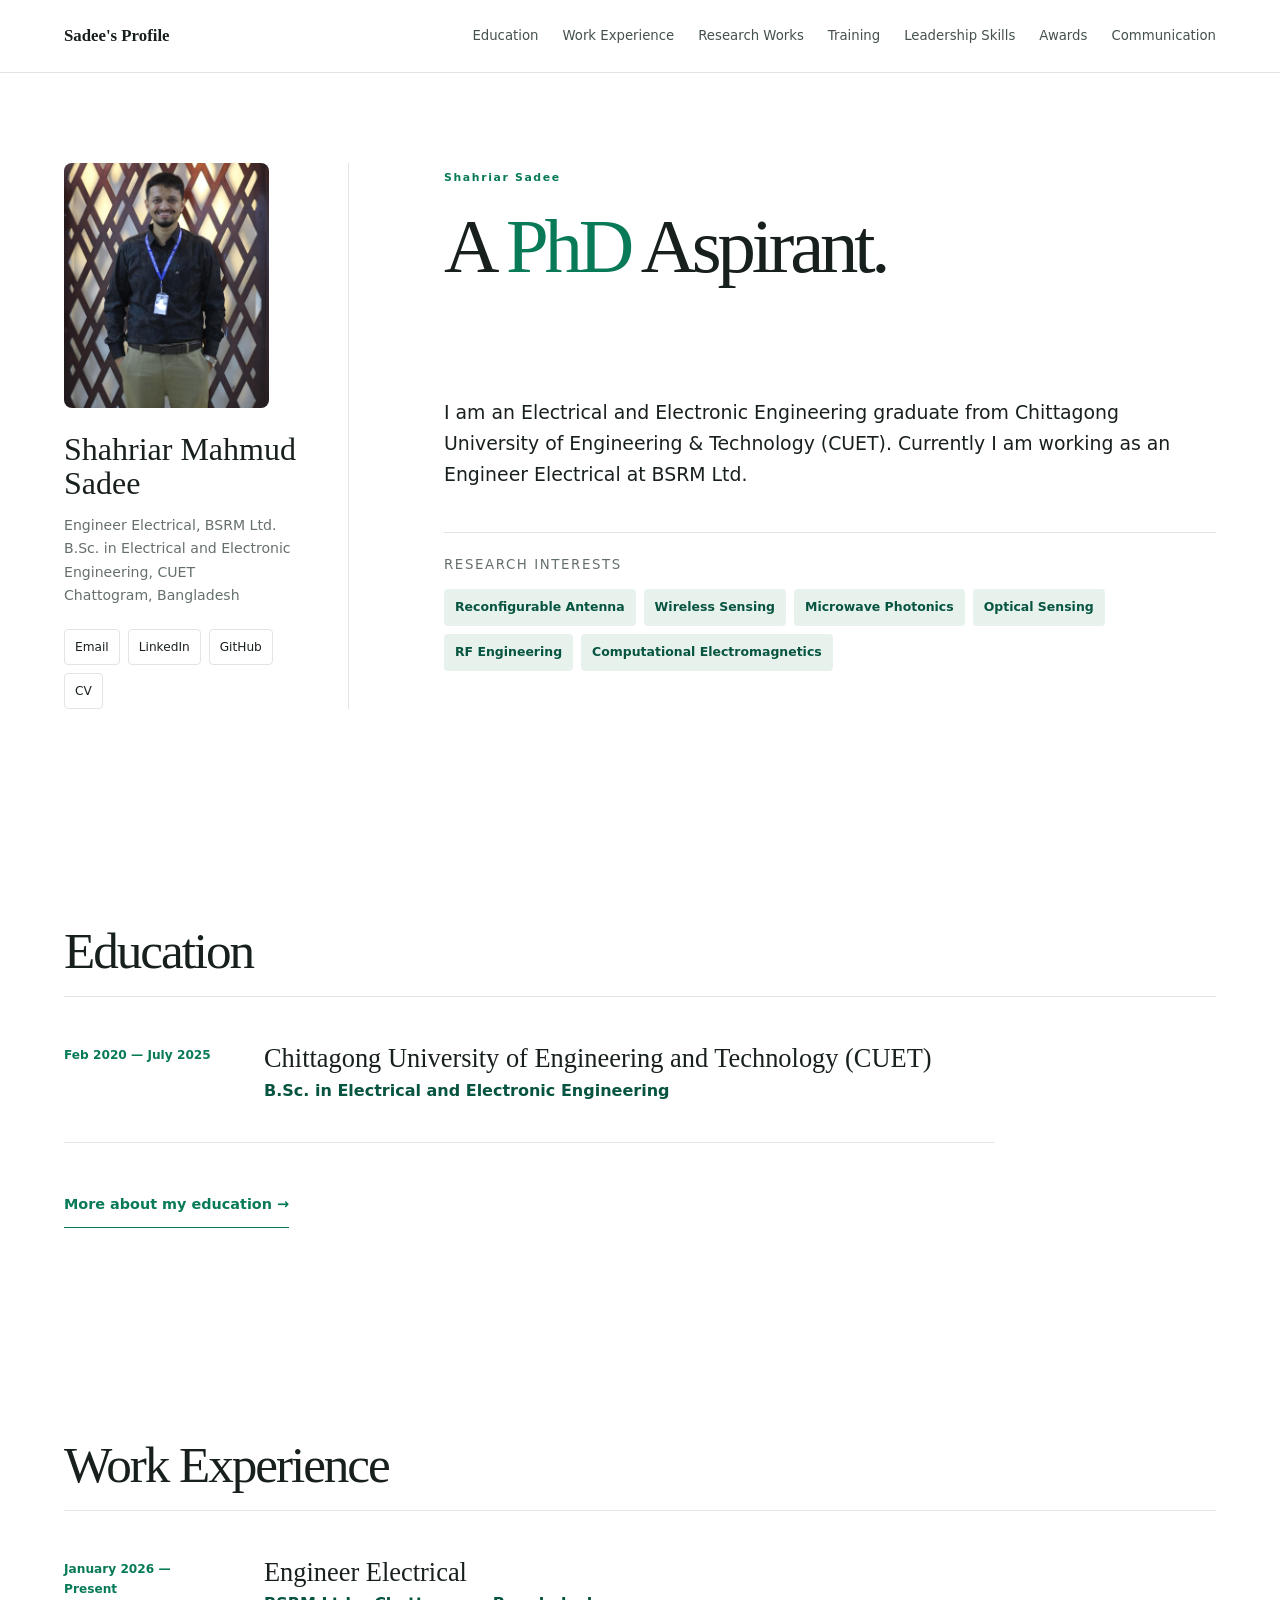
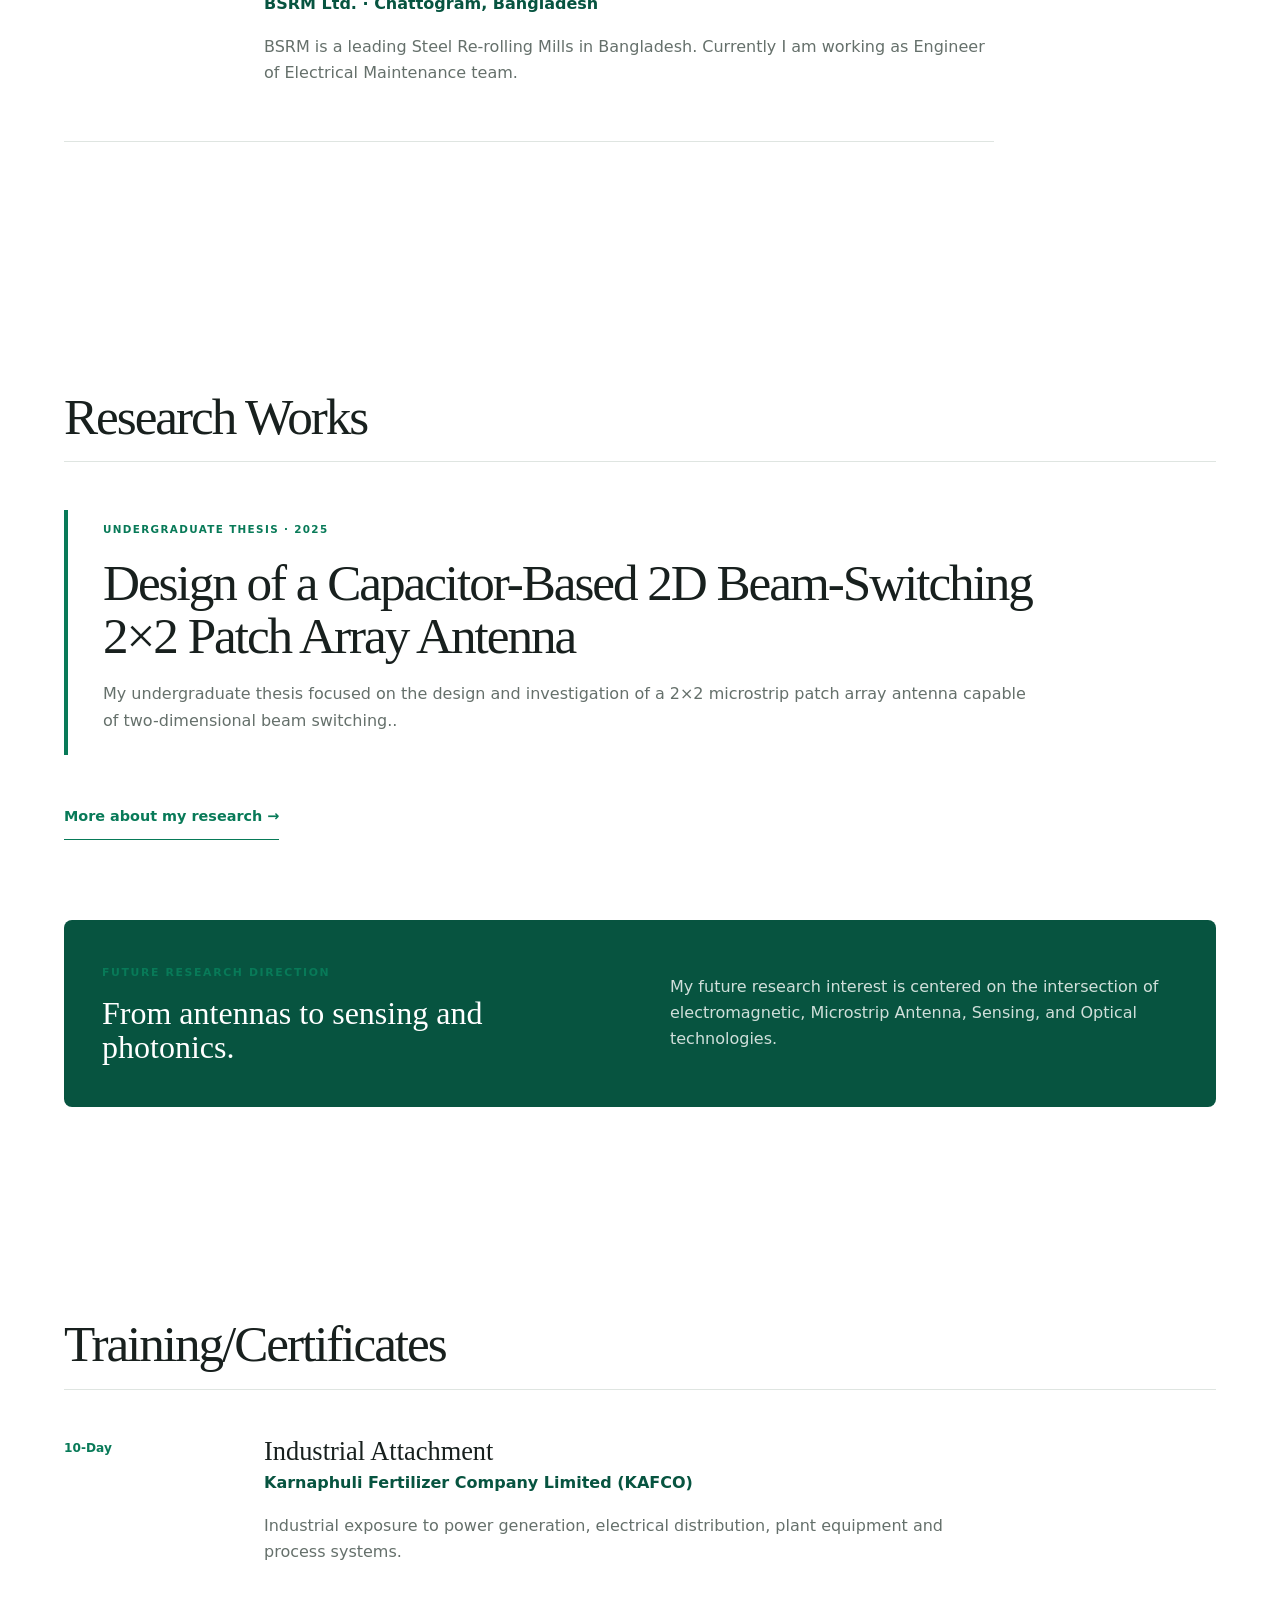
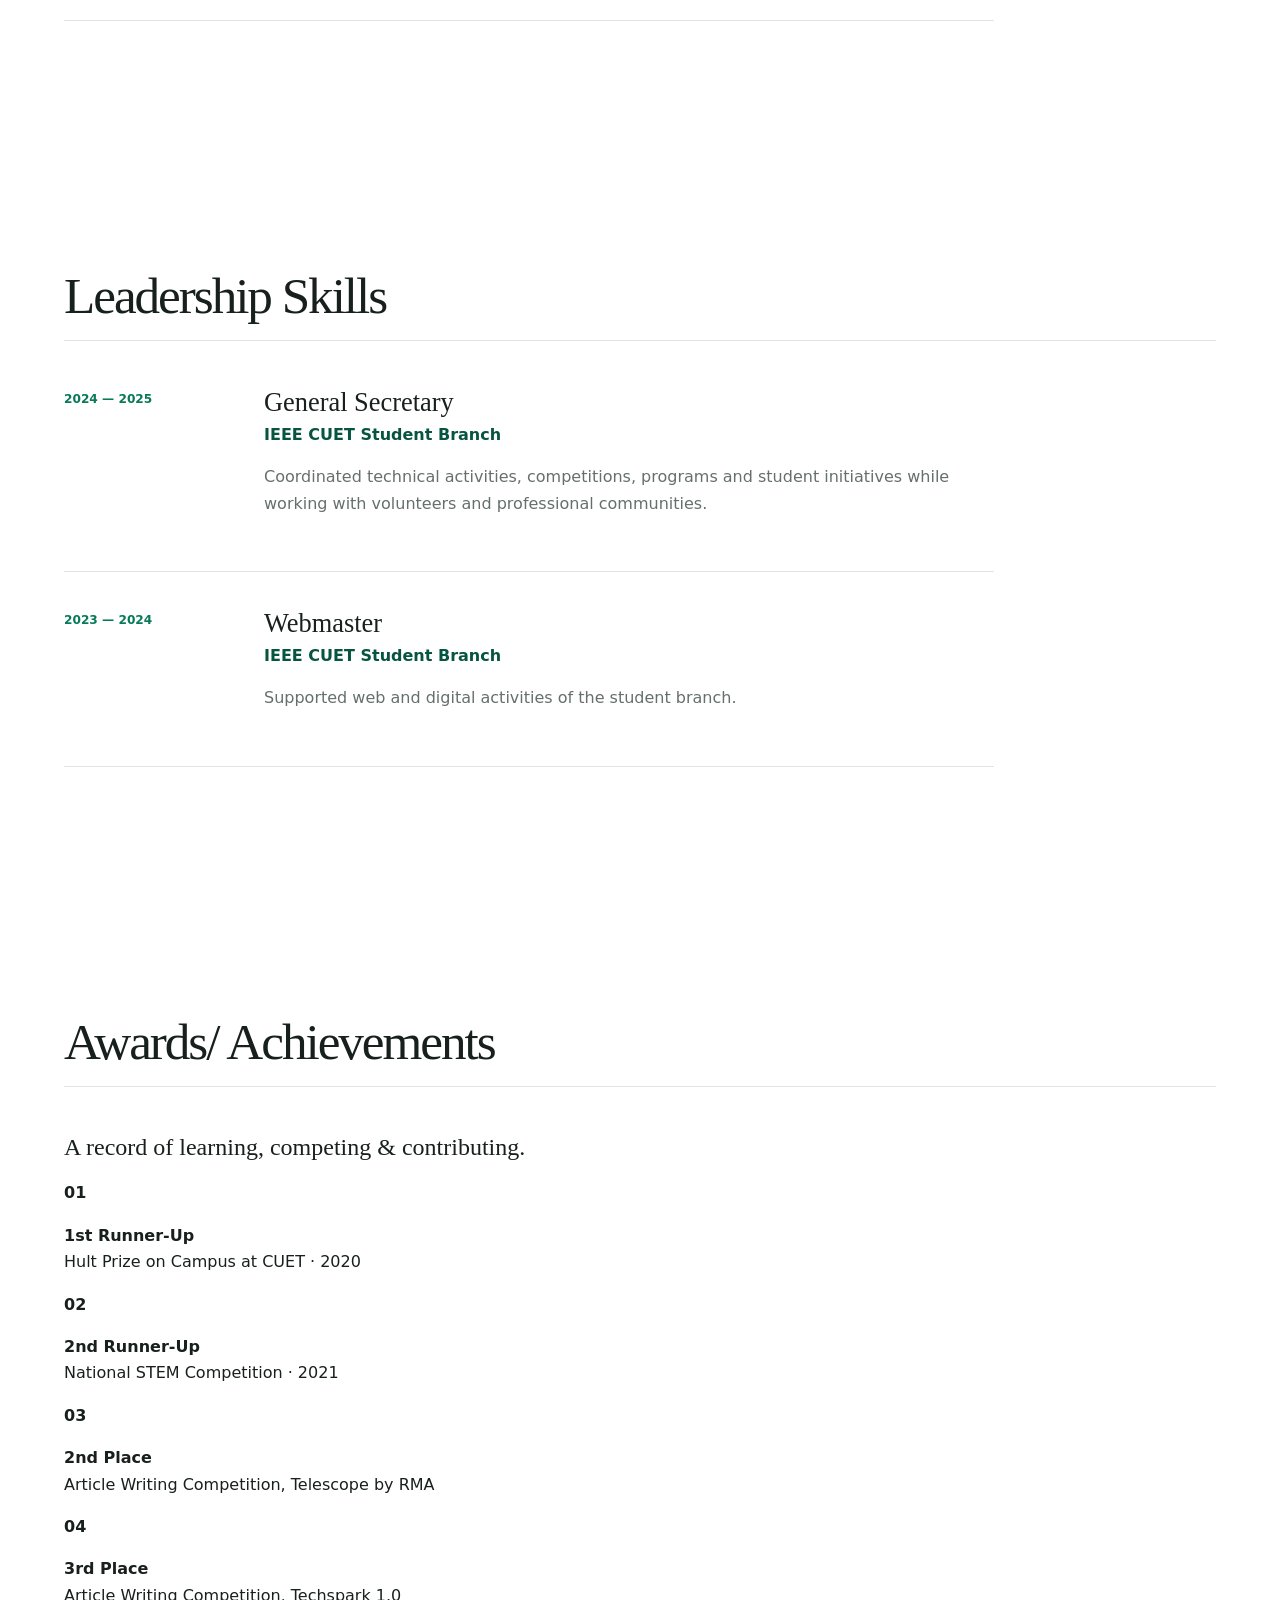
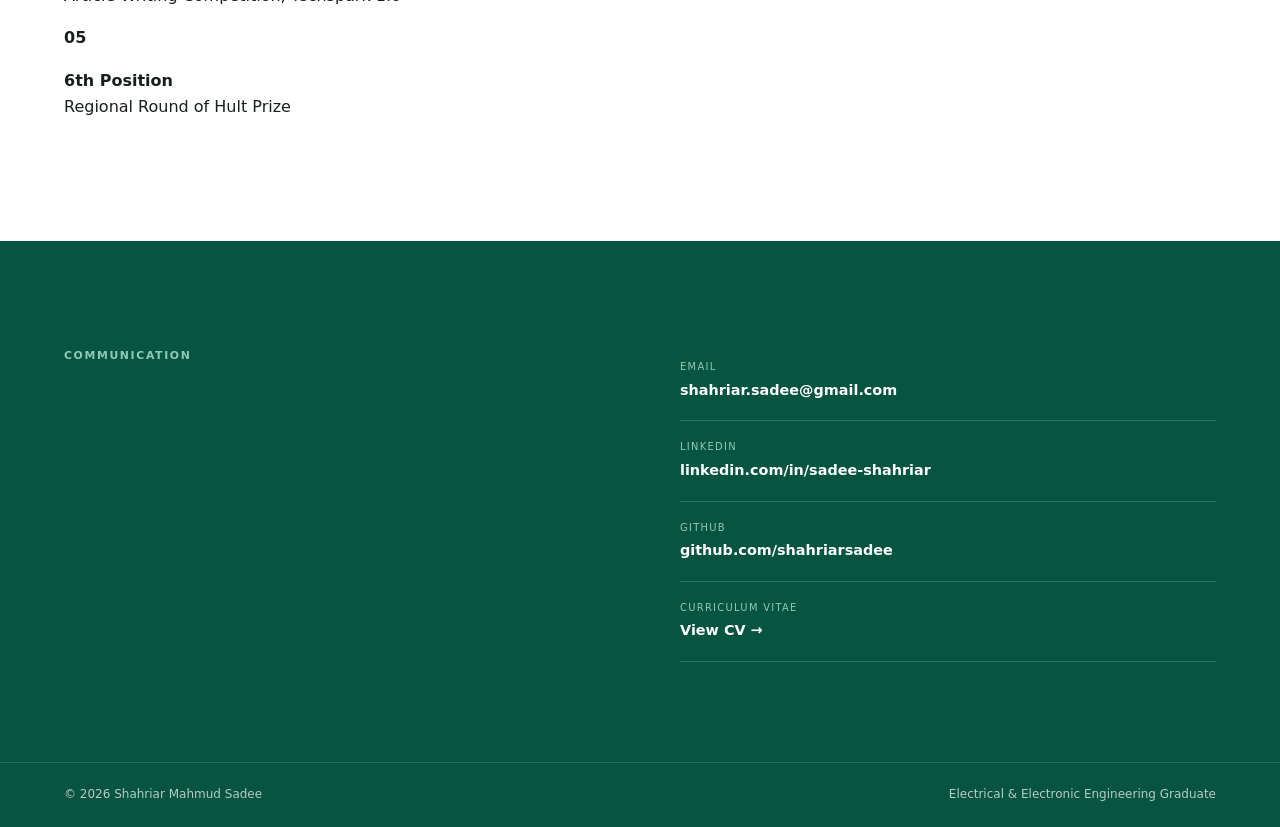
<file: index.html>
<!doctype html>

<html lang="en">

<head>

  <!-- =========================================================
       BLOCK 01: WEBSITE INFORMATION & SOCIAL MEDIA PREVIEW
       
       PURPOSE:
       This block controls how your website appears when someone
       shares your portfolio link on WhatsApp, Facebook, LinkedIn,
       Messenger and other social media platforms.

       YOU CAN EDIT:
       1. Website title
       2. Description
       3. Thumbnail image
       4. Website URL
       ========================================================= -->


  <!-- =========================================================
       BASIC WEBSITE SETTINGS
       ========================================================= -->

  <meta charset="UTF-8">

  <meta
    name="viewport"
    content="width=device-width, initial-scale=1.0"
  >

  <title>
    Shahriar Mahmud Sadee
  </title>

  <meta
    name="description"
    content="Sadee's Portfolio"
  >


  <!-- =========================================================
       OPEN GRAPH PREVIEW
       
       WhatsApp, Facebook, LinkedIn and many other platforms
       use these settings to create a preview card.
       ========================================================= -->


  <!-- WEBSITE TITLE -->

  <meta
    property="og:title"
    content="Shahriar Mahmud Sadee Portfolio"
  >


  <!-- WEBSITE DESCRIPTION -->

  <meta
    property="og:description"
    content="Engineer Electrical, BSRM Ltd."
  >


  <!-- =========================================================
       THUMBNAIL IMAGE
       
       IMPORTANT:
       Replace YOUR-GITHUB-USERNAME with your real GitHub username.

       Example:
       https://YOUR-GITHUB-USERNAME.github.io/assets/images/portfolio-thumbnail.png
       ========================================================= -->

  <meta
    property="og:image"
    content="https://shahriarsadee.github.io/assets/images/profile.jpg"
  >


  <!-- IMAGE WIDTH -->

  <meta
    property="og:image:width"
    content="1200"
  >


  <!-- IMAGE HEIGHT -->

  <meta
    property="og:image:height"
    content="630"
  >


  <!-- IMAGE TYPE -->

  <meta
    property="og:image:type"
    content="image/png"
  >


  <!-- WEBSITE TYPE -->

  <meta
    property="og:type"
    content="website"
  >


  <!-- =========================================================
       WEBSITE ADDRESS
       
       Replace YOUR-GITHUB-USERNAME with your real GitHub username.
       ========================================================= -->

  <meta
    property="og:url"
    content="https://shahriarsadee.github.io/"
  >


  <!-- WEBSITE NAME -->

  <meta
    property="og:site_name"
    content="Shahriar Mahmud Sadee Portfolio"
  >


  <!-- =========================================================
       TWITTER / X PREVIEW
       
       This also helps other platforms that use Twitter-style
       social preview metadata.
       ========================================================= -->

  <meta
    name="twitter:card"
    content="summary_large_image"
  >


  <meta
    name="twitter:title"
    content="Shahriar Mahmud Sadee Portfolio"
  >


  <meta
    name="twitter:description"
    content="Engineer Electrical, BSRM Ltd."
  >


  <meta
    name="twitter:image"
    content="https://shahriarsadee.github.io/assets/images/profile.jpg"
  >


  <!-- =========================================================
       WEBSITE DESIGN FILE
       
       DO NOT REMOVE THIS.
       This connects your index.html with style.css.
       ========================================================= -->

  <link
    rel="stylesheet"
    href="style.css"
  >

</head>


<body>

  <header class="topbar">

    <div class="container navwrap">

      <a
        class="brand"
        href="#home"
      >
        Sadee's Profile
      </a>


      <button class="menu">
        ☰
      </button>


      <nav>

        <a href="#education">
          Education
        </a>

        <a href="#workexperience">
          Work Experience
        </a>

        <a href="#research">
          Research Works
        </a>

        <a href="#training">
          Training
        </a>

         <a href="#leadershipskills">
          Leadership Skills
        </a>
         <a href="#awards">
          Awards
        </a>
        <a href="#contact">
          Communication
        </a>

      </nav>

    </div>

  </header>


  <main>

    <!-- BLOCK 01: HOME / PROFILE -->

    <section
      id="home"
      class="home container"
    >

      <aside class="profile">

        <div class="photo">

          <img
            src="assets/images/profile.jpg"
            alt="Shahriar Mahmud Sadee"
            onerror="this.style.display='none';this.nextElementSibling.style.display='grid'"
          >

          <span>
            SM
          </span>

        </div>


        <h1>
          Shahriar Mahmud Sadee
        </h1>


        <p>
          Engineer Electrical, BSRM Ltd.
          <br>
          B.Sc. in Electrical and Electronic Engineering, CUET
          <br>
          Chattogram, Bangladesh
        </p>


        <div class="links">

          <a href="mailto:shahriar.sadee@gmail.com">
            Email
          </a>

          <a href="https://linkedin.com/in/sadee-shahriar/">
            LinkedIn
          </a>

          <a href="https://github.com/shahriarsadee">
            GitHub
          </a>

          <a href="assets/documents/Shahriar-Sadee-CV.pdf">
            CV
          </a>

        </div>

      </aside>


      <article class="intro">

        <label>
          Shahriar Sadee
        </label>


        <h2>

          A <em>PhD</em> Aspirant.

          <br>
          <br>

        <!--  Interested in

          <em>
            Electromagnetic Sensing,
            Microwave Photonics,
            Optical Sensing,
            Reconfigurable Antenna.
          </em> -->

        </h2>


        <p class="lead">
          I am an Electrical and Electronic Engineering graduate from  Chittagong
          University of Engineering & Technology (CUET). Currently I am working
          as an Engineer Electrical at BSRM Ltd.
        </p>

        <p></p>


        <div class="interest">

          <small>
            RESEARCH INTERESTS
          </small>


          <div>

            <b>Reconfigurable Antenna</b>
            <b>Wireless Sensing</b>
            <b>Microwave Photonics</b>
            <b>Optical Sensing</b>
            <b>RF Engineering</b>
            <b>Computational Electromagnetics</b>

          </div>

        </div>

      </article>

    </section>

    <!-- Block 1: Education -->
   <!-- =========================================================
    
     
     PURPOSE:
     Shows a short summary of education on the homepage.
     
     The "More about my education" link opens a separate
     page containing complete education details.
     ========================================================= -->

<section
  id="education"
  class="section"
>

  <div class="container">


    <!-- SECTION TITLE -->

    <header class="sectionhead">

      <h2>
        Education
      </h2>

    </header>


    <!-- =====================================================
         EDUCATION SUMMARY
         Keep only important information here.
         ===================================================== -->

    <div class="timeline">

      <article>

        <time>
          Feb 2020 — July 2025
        </time>

        <div>

          <h3>
            Chittagong University of Engineering and Technology (CUET)
          </h3>

          <b>
            B.Sc. in Electrical and Electronic Engineering
          </b>

        </div>

      </article>

    </div>


    <!-- =====================================================
         MORE LINK
         
         IMPORTANT:
         This connects the homepage to:
         
         pages/education.html
         
         You will create that file in Step 2.
         ===================================================== -->

    <div class="more-section">

      <a href="pages/education.html">
        More about my education →
      </a>

    </div>


  </div>

</section>

    
    <!-- BLOCK 2: WORK EXPERIENCE -->

    <section
      id="workexperience"
      class="section"
    >

      <div class="container">

        <header class="sectionhead">

          <!--span>
            01
        </span-->

          <h2>
            Work Experience
          </h2>

        </header>


        <div class="timeline">

          <article>

            <time>
              January 2026 — Present
            </time>

            <div>

              <h3>
                Engineer Electrical
              </h3>

              <b>
                BSRM Ltd. · Chattogram, Bangladesh
              </b>

              <p>
               BSRM is a leading Steel Re-rolling Mills in Bangladesh. Currently I am working as Engineer of Electrical Maintenance team.
              </p>

            </div>

          </article>


         
        </div>

      </div>

    </section>

  
 <!-- BLOCK 03: RESEARCH WORKS -->

   <!-- =========================================================
     
     PURPOSE:
     Shows a short summary of research work on the homepage.

     The "More about my research" link opens a separate
     page containing complete research details.
     ========================================================= -->

<section
  id="research"
  class="section"
>

  <div class="container">


    <!-- =====================================================
         SECTION TITLE
         ===================================================== -->

    <header class="sectionhead">

      <h2>
        Research Works
      </h2>

    </header>



    <!-- =====================================================
         RESEARCH SUMMARY
         
         Keep the most important research information here.
         ===================================================== -->

    <article class="research">

      <small>
        UNDERGRADUATE THESIS · 2025
      </small>


      <h3>
        Design of a Capacitor-Based 2D Beam-Switching 2×2 Patch Array Antenna
        
      </h3>


      <p>
          My undergraduate thesis focused on the design and investigation
          of a 2×2 microstrip patch array antenna capable of
          two-dimensional beam switching..
      </p>



      <!-- ===================================================
           RESEARCH SPECIFICATIONS
           =================================================== -->

      <!--div class="stats">


        <div>

          <small>
            FREQUENCY
          </small>

          <b>
            10 GHz
          </b>

        </div>



        <div>

          <small>
            ARRAY
          </small>

          <b>
            2 × 2
          </b>

        </div>



        <div>

          <small>
            SWITCHING
          </small>

          <b>
            Capacitor / Varactor
          </b>

        </div>



        <div>

          <small>
            SIMULATED S11
          </small>

          <b>
            ≈ −52 dB
          </b>

        </div>


    </div-->



      <!-- ===================================================
           SOFTWARE AND TOOLS
           =================================================== -->

      <!--div class="chips">

        <span>Keysight ADS</span>
        <span>CST</span>
        <span>MATLAB</span>
        <span>EM Simulation</span>

    </div-->


    </article>



    <!-- =====================================================
         MORE LINK
         
         This opens:
         pages/research.html
         ===================================================== -->

    <div class="more-section">

      <a href="pages/research.html">
        More about my research →
      </a>

    </div>



    <!-- =====================================================
         FUTURE RESEARCH DIRECTION
         ===================================================== -->

    <div class="future">

      <div>

        <small>
          FUTURE RESEARCH DIRECTION
        </small>

        <h3>
          From antennas to sensing and photonics.
        </h3>

      </div>


      <p>
        My future research interest is centered on the intersection
          of electromagnetic, Microstrip Antenna, Sensing, and Optical technologies.
      </p>

    </div>


  </div>

</section>


   

    <!-- Block 4: Training/Certificates-->

     <section
      id="training"
      class="section"
    >

      <div class="container">

        <header class="sectionhead">

          <!--span>
            01
        </span-->

          <h2>
            Training/Certificates
          </h2>

        </header>


        <div class="timeline">

          <article>

            <time>
              10-Day
            </time>

            <div>

              <h3>
                Industrial Attachment
              </h3>

              <b>
                Karnaphuli Fertilizer Company Limited (KAFCO)
              </b>

              <p>
                Industrial exposure to power generation, electrical
                distribution, plant equipment and process systems.
              </p>

            </div>

        </article>


        </div>

      </div>

    </section>
   

    <!--Block 5: Leadership Skills-->
    
       <section
      id="leadershipskills"
      class="section"
    >

      <div class="container">

        <header class="sectionhead">

          <!--span>
            01
        </span-->

          <h2>
            Leadership Skills
          </h2>

        </header>


        <div class="timeline">

          
          <article>

            <time>
              2024 — 2025
            </time>

            <div>

              <h3>
                General Secretary
              </h3>

              <b>
                IEEE CUET Student Branch
              </b>

              <p>
                Coordinated technical activities, competitions, programs and
                student initiatives while working with volunteers and
                professional communities.
              </p>

            </div>

        </article>


          <article>

            <time>
              2023 — 2024
            </time>

            <div>

              <h3>
                Webmaster
              </h3>

              <b>
                IEEE CUET Student Branch
              </b>

              <p>
                Supported web and digital activities of the student branch.
              </p>

            </div>

        </article>

        </div>

      </div>

    </section>


    <!-- BLOCK 06 : Awards -->

      <section
      id="awards"
      class="section"
    >

      <div class="container">

        <header class="sectionhead">

          <!--span>
            01
        </span-->

          <h2>
            Awards/ Achievements 
          </h2>

        </header>

 <div class="two-column">
      <div><h2>A record of <span>learning, competing & contributing.</span></h2></div>
      <div class="achievement-list">
        <div class="achievement-row"><b>01</b><p><strong>1st Runner-Up</strong><br>Hult Prize on Campus at CUET · 2020</p></div>
        <div class="achievement-row"><b>02</b><p><strong>2nd Runner-Up</strong><br>National STEM Competition · 2021</p></div>
        <div class="achievement-row"><b>03</b><p><strong>2nd Place</strong><br>Article Writing Competition, Telescope by RMA</p></div>
        <div class="achievement-row"><b>04</b><p><strong>3rd Place</strong><br>Article Writing Competition, Techspark 1.0</p></div>
        <div class="achievement-row"><b>05</b><p><strong>6th Position</strong><br>Regional Round of Hult Prize</p></div>
      </div>
      
      

      </div>

    </section>

    <!-- BLOCK 07: COMMUNICATION -->

    <section
      id="contact"
      class="contact"
    >

      <div class="container contactgrid">

        <div>

          <label>
            COMMUNICATION
          </label>

          <!--h2>
            Let's discuss engineering, research or collaboration.
        </h2-->

        </div>


        <div class="contactlist">

          <a href="mailto:shahriar.sadee@gmail.com">

            <small>
              EMAIL
            </small>

            <b>
              shahriar.sadee@gmail.com
            </b>

          </a>


          <a href="https://www.linkedin.com/in/sadee-shahriar/">

            <small>
              LINKEDIN
            </small>

            <b>
              linkedin.com/in/sadee-shahriar
            </b>

          </a>


          <a href="https://github.com/shahriarsadee">

            <small>
              GITHUB
            </small>

            <b>
              github.com/shahriarsadee
            </b>

          </a>


          <a href="assets/documents/Shahriar-Sadee-CV.pdf">

            <small>
              CURRICULUM VITAE
            </small>

            <b>
              View CV →
            </b>

          </a>

        </div>

      </div>

  </section>

  </main>


  <footer>

    <div class="container">

      <span>
        © 2026 Shahriar Mahmud Sadee
      </span>

      <span>
        Electrical & Electronic Engineering Graduate
      </span>

    </div>

  </footer>


  <script src="script.js"></script>

</body>

</html>


<!--Block: Publication-->
<!--This Block template can be used in any portion for future necessity.-->
 <!-- BLOCK 05: PUBLICATIONS -->

    <!--section
      id="publications"
      class="section alt"
    >

      <div class="container">

        <header class="sectionhead">

          <span>
            04
          </span>

          <h2>
            Publications
          </h2>

        </header>


        <div class="empty">

          <small>
            PUBLICATION RECORD
          </small>

          <h3>
            Research publications will be listed here.
          </h3>

          <p>
            This section is intentionally prepared for future journal papers,
            conference papers, manuscripts, preprints and technical articles.
            Add only verified publications with official links or DOI.
          </p>

        </div>

      </div>

    </section-->



<!--Block: Portfolio. This block is kept for future use, if it becomes necessary. For now, it is not necessary.-->
 <!--<section
      id="portfolio"
      class="section alt"
    >

      <div class="container">

        <header class="sectionhead">

          <span>
            02
        </span>

          <h2>
            Research Works/ Experience
          </h2>

        </header>


        <p class="muted">
          All my research works are presented here. 
        </p>


        <div class="grid">

          <a
            class="card"
            href="portfolio/antenna.html"
          >

            <small>
              RF / ANTENNA
            </small>

            <h3>
              Design of a Capacitor-based 2D variable Beam-Switching 2×2 Patch Array Antenna
            </h3>

            <p>
              Capacitor-based beam switching and two-dimensional beam steering
              at 10 GHz.
            </p>

            <strong>
              View project →
            </strong>

          </a>


          <a
            class="card"
            href="portfolio/industrial.html"
          >

            <small>
              INDUSTRIAL
            </small>

            <h3>
              Industrial Electrical Systems
            </h3>

            <p>
              Practical engineering observations from industrial environments.
            </p>

            <strong>
              View work →
            </strong>

        </a>


          <a
            class="card"
            href="portfolio/automation.html"
          >

            <small>
              AUTOMATION
            </small>

            <h3>
              Engineering Automation
            </h3>

            <p>
              Excel/VBA-based tools and structured workflows for engineering
              tasks.
            </p>

            <strong>
              View work →
            </strong>

        </a>

        </div>

      </div>

 </section>-->
</file>
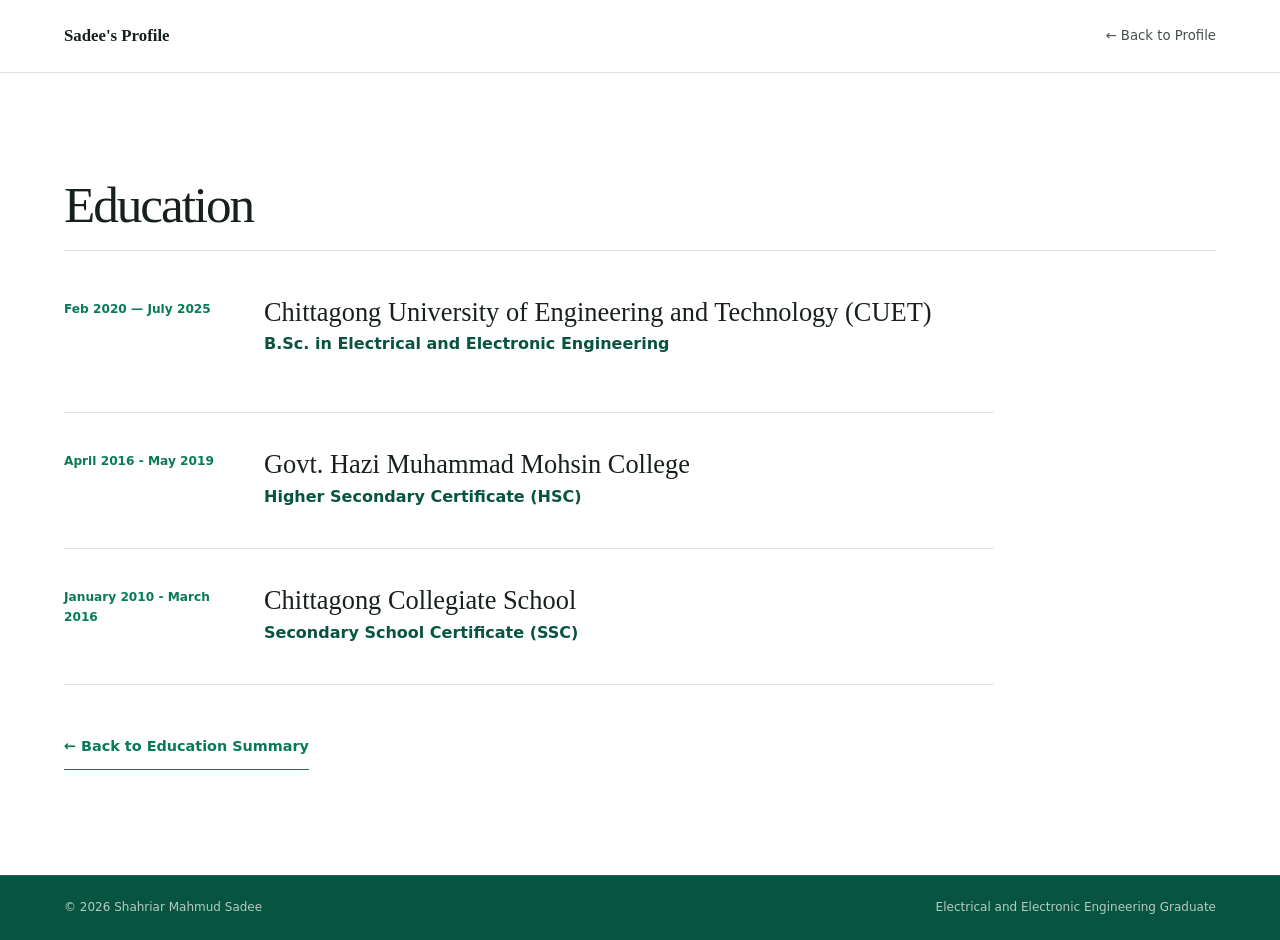
<file: pages/education.html>
<!doctype html>

<html lang="en">

<head>

  <!-- =====================================================
       BASIC PAGE SETTINGS
       ===================================================== -->

  <meta charset="UTF-8">

  <meta
    name="viewport"
    content="width=device-width, initial-scale=1.0"
  >


  <!-- =====================================================
       PAGE TITLE
       
       This is different from your main homepage title.
       ===================================================== -->

  <title>
    Education | Shahriar Mahmud Sadee
  </title>


  <!-- =====================================================
       CONNECT TO MAIN CSS FILE
       
       IMPORTANT:
       
       This file is inside the "pages" folder.
       
       ../ means:
       Go back one folder.
       
       Therefore:
       
       pages/education.html
                ↓
       ../style.css
                ↓
       style.css
       ===================================================== -->

  <link
    rel="stylesheet"
    href="../style.css"
  >

</head>


<body>


  <!-- =====================================================
       TOP NAVIGATION
       ===================================================== -->

  <header class="topbar">

    <div class="container navwrap">


      <!-- =================================================
           WEBSITE BRAND
           
           Clicking this returns to the homepage.
           ================================================= -->

      <a
        class="brand"
        href="../index.html"
      >
        Sadee's Profile
      </a>


      <!-- =================================================
           RETURN TO EDUCATION SECTION ON HOMEPAGE
           ================================================= -->

      <nav>

        <a href="../index.html#education">
          ← Back to Profile
        </a>

      </nav>


    </div>

  </header>


  <!-- =====================================================
       MAIN PAGE CONTENT
       ===================================================== -->

  <main>


    <!-- ===================================================
         EDUCATION DETAILS
         
         Add your complete education history here.
         =================================================== -->

    <section class="section">

      <div class="container">


        <!-- PAGE TITLE -->

        <header class="sectionhead">

          <h2>
            Education
          </h2>

        </header>


        <!-- ===============================================
             EDUCATION DETAILS
             =============================================== -->

        <div class="timeline">


          <!-- =============================================
               CUET
               ============================================= -->

          <article>

            <time>
              Feb 2020 — July 2025
            </time>


            <div>

              <h3>
                Chittagong University of Engineering and Technology (CUET)
              </h3>


              <b>
                B.Sc. in Electrical and Electronic Engineering
              </b>


              <!-- ADD YOUR DETAILS BELOW -->

              <p>
                
              </p>


              <!--p>
                You can include information about your academic journey,
                thesis, projects, research activities, achievements,
                extracurricular activities and other relevant experiences.
            </p-->


            </div>

          </article>


        </div>



     <div class="timeline">

          <article>

            <time>
              April 2016 - May 2019
            </time>


            <div>

              <h3>
                Govt. Hazi Muhammad Mohsin College
              </h3>


              <b>
                Higher Secondary Certificate (HSC)
              </b>


              <!-- ADD YOUR DETAILS BELOW -->

              <!--p>
                
            </p-->


              <!--p>
                You can include information about your academic journey,
                thesis, projects, research activities, achievements,
                extracurricular activities and other relevant experiences.
            </p-->


            </div>

          </article>


        </div>


        
     <div class="timeline">

          <article>

            <time>
              January 2010 - March 2016
            </time>


            <div>

              <h3>
                Chittagong Collegiate School
              </h3>


              <b>
                Secondary School Certificate (SSC)
              </b>


              <!-- ADD YOUR DETAILS BELOW -->

              <!--p>
                
            </p-->


              <!--p>
                You can include information about your academic journey,
                thesis, projects, research activities, achievements,
                extracurricular activities and other relevant experiences.
            </p-->


            </div>

          </article>


        </div>
        <!-- =================================================
             RETURN BUTTON
             ================================================= -->

        <div class="more-section">

          <a href="../index.html#education">
            ← Back to Education Summary
          </a>

        </div>


      </div>

    </section>


  </main>


  <!-- =====================================================
       FOOTER
       ===================================================== -->

  <footer>

    <div class="container">

      <span>
        © 2026 Shahriar Mahmud Sadee
      </span>


      <span>
        Electrical and Electronic Engineering Graduate
      </span>

    </div>

  </footer>


</body>

</html>
</file>
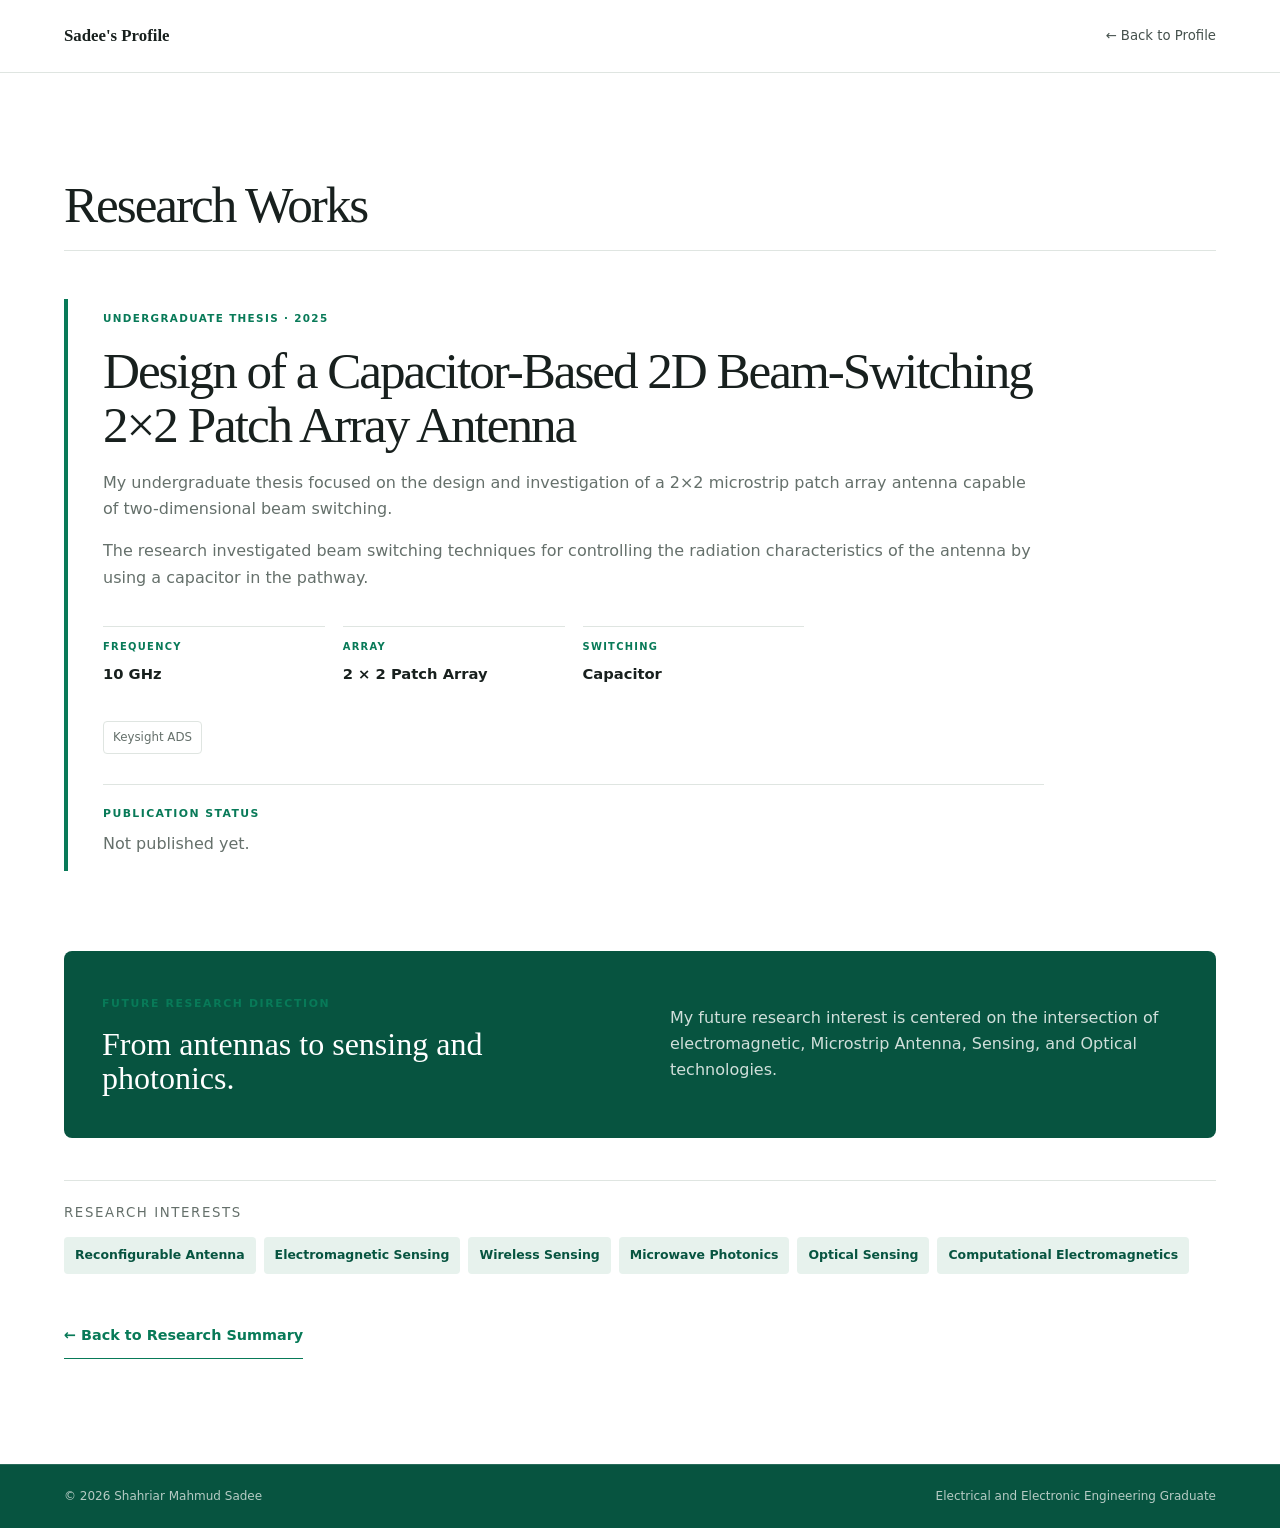
<file: pages/research.html>
<!doctype html>

<html lang="en">

<head>

  <!-- =====================================================
       BASIC PAGE SETTINGS
       ===================================================== -->

  <meta charset="UTF-8">

  <meta
    name="viewport"
    content="width=device-width, initial-scale=1.0"
  >


  <!-- =====================================================
       PAGE TITLE
       ===================================================== -->

  <title>
    Research Works | Shahriar Mahmud Sadee
  </title>


  <!-- =====================================================
       CONNECT TO MAIN CSS FILE

       ../ means:
       Go back from the pages folder to the main folder.

       pages/research.html
              ↓
       ../style.css
              ↓
       style.css
       ===================================================== -->

  <link
    rel="stylesheet"
    href="../style.css"
  >

</head>


<body>


  <!-- =====================================================
       TOP NAVIGATION
       ===================================================== -->

  <header class="topbar">

    <div class="container navwrap">


      <!-- WEBSITE BRAND -->

      <a
        class="brand"
        href="../index.html"
      >
        Sadee's Profile
      </a>


      <!-- BACK TO RESEARCH SECTION -->

      <nav>

        <a href="../index.html#research">
          ← Back to Profile
        </a>

      </nav>


    </div>

  </header>



  <!-- =====================================================
       MAIN RESEARCH CONTENT
       ===================================================== -->

 
<!-- =====================================================
     MAIN RESEARCH CONTENT
     ===================================================== -->

<main>


  <!-- ===================================================
       RESEARCH WORKS PAGE
       =================================================== -->

  <section class="section">

    <div class="container">


      <!-- PAGE TITLE -->

      <header class="sectionhead">

        <h2>
          Research Works
        </h2>

      </header>


      <!-- =================================================
           RESEARCH WORK 01
           ================================================= -->

      <article class="research">


        <!-- RESEARCH CATEGORY / STATUS -->

        <small>
          UNDERGRADUATE THESIS · 2025
        </small>


        <!-- RESEARCH TITLE -->

        <h3>
          Design of a Capacitor-Based 2D Beam-Switching 2×2 Patch Array Antenna
        </h3>


        <!-- RESEARCH SUMMARY -->

        <p>
          My undergraduate thesis focused on the design and investigation
          of a 2×2 microstrip patch array antenna capable of
          two-dimensional beam switching.
        </p>


        <p>
          The research investigated beam switching techniques
          for controlling the radiation characteristics of the antenna by using a capacitor in the pathway.
          
        </p>


        <!-- =============================================
             TECHNICAL INFORMATION
             ============================================= -->

        <div class="stats">


          <div>

            <small>
              FREQUENCY
            </small>

            <b>
              10 GHz
            </b>

          </div>


          <div>

            <small>
              ARRAY
            </small>

            <b>
              2 × 2 Patch Array
            </b>

          </div>


          <div>

            <small>
              SWITCHING
            </small>

            <b>
              Capacitor
            </b>

          </div>


         <!-- <div>

            <small>
              SIMULATED S11
            </small>

            <b>
              ≈ −52 dB
            </b>

        </div> -->


        </div>


        <!-- =============================================
             SOFTWARE AND TOOLS
             ============================================= -->

        <div class="chips">

          <span>Keysight ADS</span>
  

        </div>


        <!-- =============================================
             PUBLICATION SECTION

             IF THIS RESEARCH IS PUBLISHED:
             Replace # with the DOI or publication link.

             Example:
             href="https://doi.org/xxxxx"

             IF NOT PUBLISHED:
             Keep the status as "Not Published Yet".
             ============================================= -->

        <div class="publication-link">

          <small>
            PUBLICATION STATUS
          </small>


          <p>
            Not published yet.
          </p>


          <!--
          WHEN PUBLISHED, USE THIS:

          <a
            href="YOUR-PUBLICATION-LINK"
            target="_blank"
          >
            View Publication →
          </a>
          -->

        </div>


      </article>



      

      <!-- 
           FUTURE RESEARCH DIRECTION
            -->

      <div class="future">

        <div>

          <small>
            FUTURE RESEARCH DIRECTION
          </small>

          <h3>
            From antennas to sensing and photonics.
          </h3>

        </div>


        <p>
          My future research interest is centered on the intersection
          of electromagnetic, Microstrip Antenna, Sensing, and Optical technologies.
        </p>

      </div>



      <!-- 
           RESEARCH INTERESTS
           -->

      <div class="interest">

        <small>
          RESEARCH INTERESTS
        </small>


        <div>

          <b>Reconfigurable Antenna</b>
          <b>Electromagnetic Sensing</b>
          <b>Wireless Sensing</b>
          <b>Microwave Photonics</b>
          <b>Optical Sensing</b>
          <b>Computational Electromagnetics</b>

        </div>

      </div>



      <!-- BACK BUTTON -->

      <div class="more-section">

        <a href="../index.html#research">
          ← Back to Research Summary
        </a>

      </div>


    </div>

  </section>


</main>




  <!-- =====================================================
       FOOTER
       ===================================================== -->

  <footer>

    <div class="container">

      <span>
        © 2026 Shahriar Mahmud Sadee
      </span>


      <span>
        Electrical and Electronic Engineering Graduate
      </span>

    </div>

  </footer>


</body>

</html>



<!-- 
          <!-- RESEARCH WORK 02
           
           FUTURE RESEARCH WORK
           
           Copy this entire block whenever you want to add
           another research project. -->
          

      
<!--
      <article class="research">


        <small>
          RESEARCH PROJECT · YEAR
        </small>


        <h3>
          Title of Your Future Research Work
        </h3>


        <p>
          Write a short introduction to the research work here.
        </p>


        <p>
          Add methodology, objectives or important technical
          information here.
        </p>


        <div class="stats">


          <div>

            <small>
              PARAMETER 01
            </small>

            <b>
              Information
            </b>

          </div>


          <div>

            <small>
              PARAMETER 02
            </small>

            <b>
              Information
            </b>

          </div>


          <div>

            <small>
              PARAMETER 03
            </small>

            <b>
              Information
            </b>

          </div>


          <div>

            <small>
              RESULT
            </small>

            <b>
              Information
            </b>

          </div>


        </div>


        <div class="chips">

          <span>Software 01</span>
          <span>Software 02</span>
          <span>Software 03</span>

        </div>


        <div class="publication-link">

          <small>
            PUBLICATION STATUS
          </small>


          <p>
            Not published yet.
          </p>

        </div>


      </article> -->


      <!-- 
           ADD MORE RESEARCH WORKS

           To add Research Work 03, Research Work 04, etc.,
           copy the template above.

           You can remove the comment tags:
           
         
           and
           

           
            -->
</file>
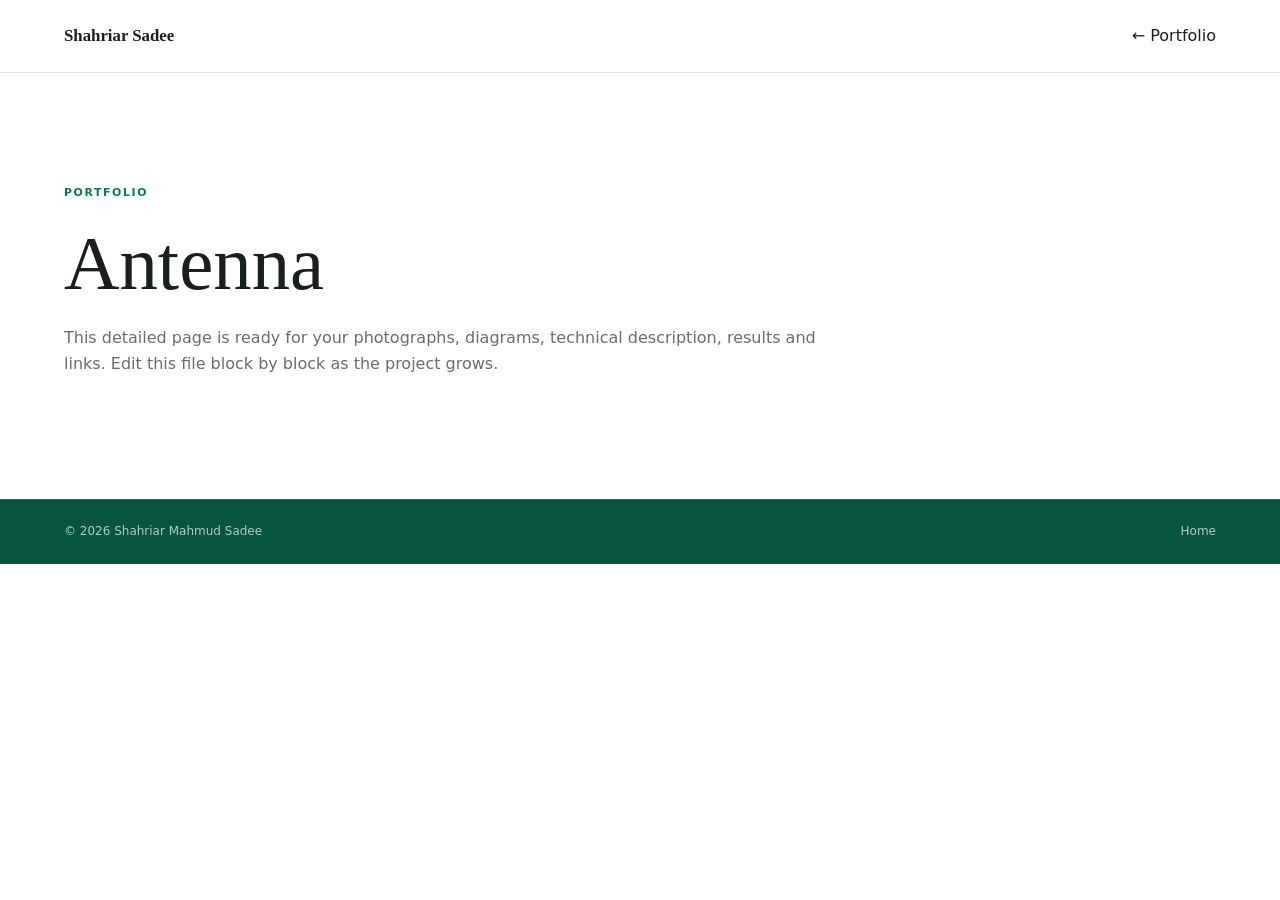
<file: portfolio/antenna.html>
<!doctype html><html><head><meta charset="UTF-8"><meta name="viewport" content="width=device-width,initial-scale=1"><title>antenna | Shahriar Sadee</title><link rel="stylesheet" href="../style.css"></head><body><header class="topbar"><div class="container navwrap"><a class="brand" href="../index.html">Shahriar Sadee</a><a href="../index.html#portfolio">← Portfolio</a></div></header><main><section class="section container"><label>PORTFOLIO</label><h2 style="font-size:clamp(3rem,6vw,5.5rem);margin:20px 0">Antenna</h2><p class="muted" style="max-width:760px">This detailed page is ready for your photographs, diagrams, technical description, results and links. Edit this file block by block as the project grows.</p></section></main><footer><div class="container"><span>© 2026 Shahriar Mahmud Sadee</span><a href="../index.html">Home</a></div></footer></body></html>
</file>
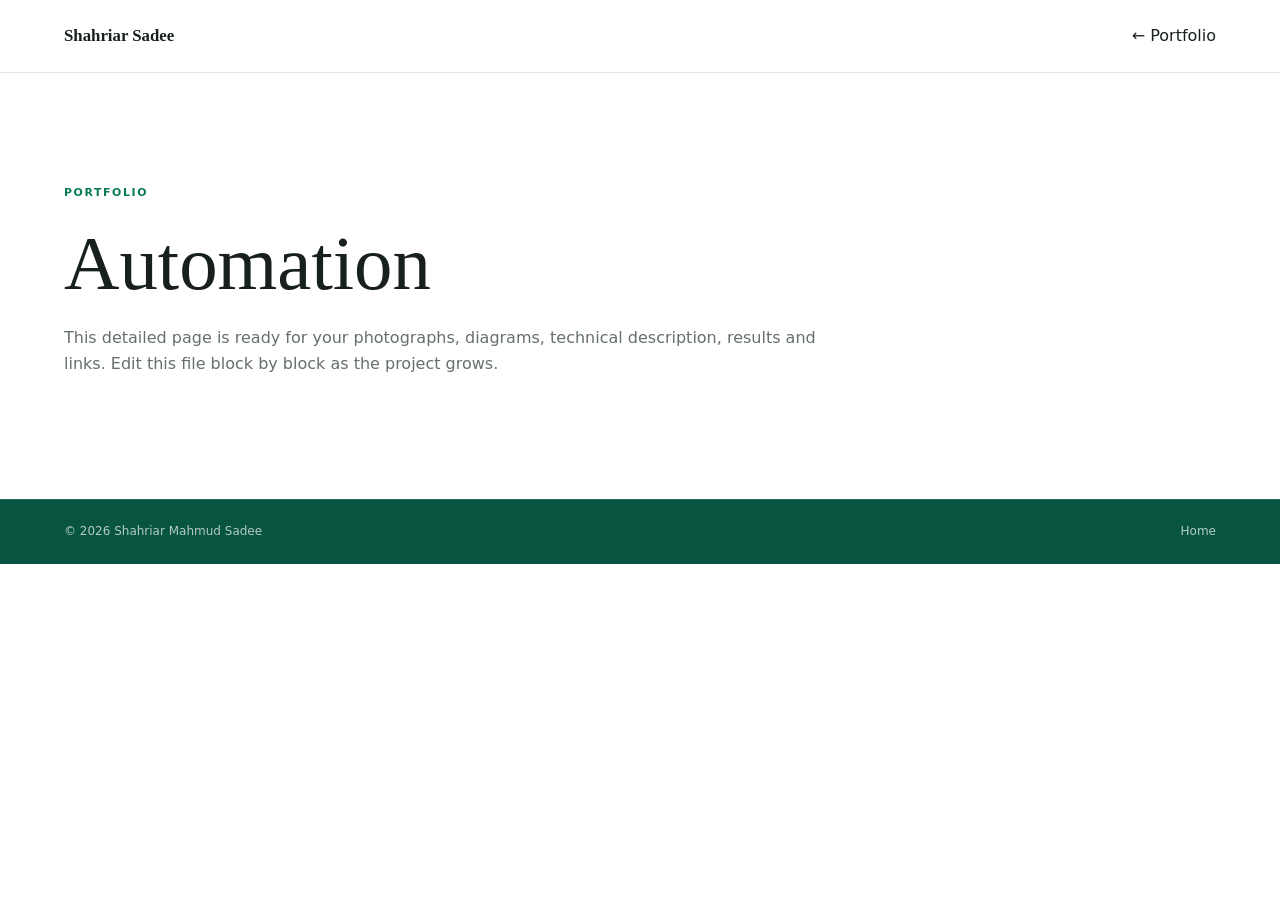
<file: portfolio/automation.html>
<!doctype html><html><head><meta charset="UTF-8"><meta name="viewport" content="width=device-width,initial-scale=1"><title>automation | Shahriar Sadee</title><link rel="stylesheet" href="../style.css"></head><body><header class="topbar"><div class="container navwrap"><a class="brand" href="../index.html">Shahriar Sadee</a><a href="../index.html#portfolio">← Portfolio</a></div></header><main><section class="section container"><label>PORTFOLIO</label><h2 style="font-size:clamp(3rem,6vw,5.5rem);margin:20px 0">Automation</h2><p class="muted" style="max-width:760px">This detailed page is ready for your photographs, diagrams, technical description, results and links. Edit this file block by block as the project grows.</p></section></main><footer><div class="container"><span>© 2026 Shahriar Mahmud Sadee</span><a href="../index.html">Home</a></div></footer></body></html>
</file>
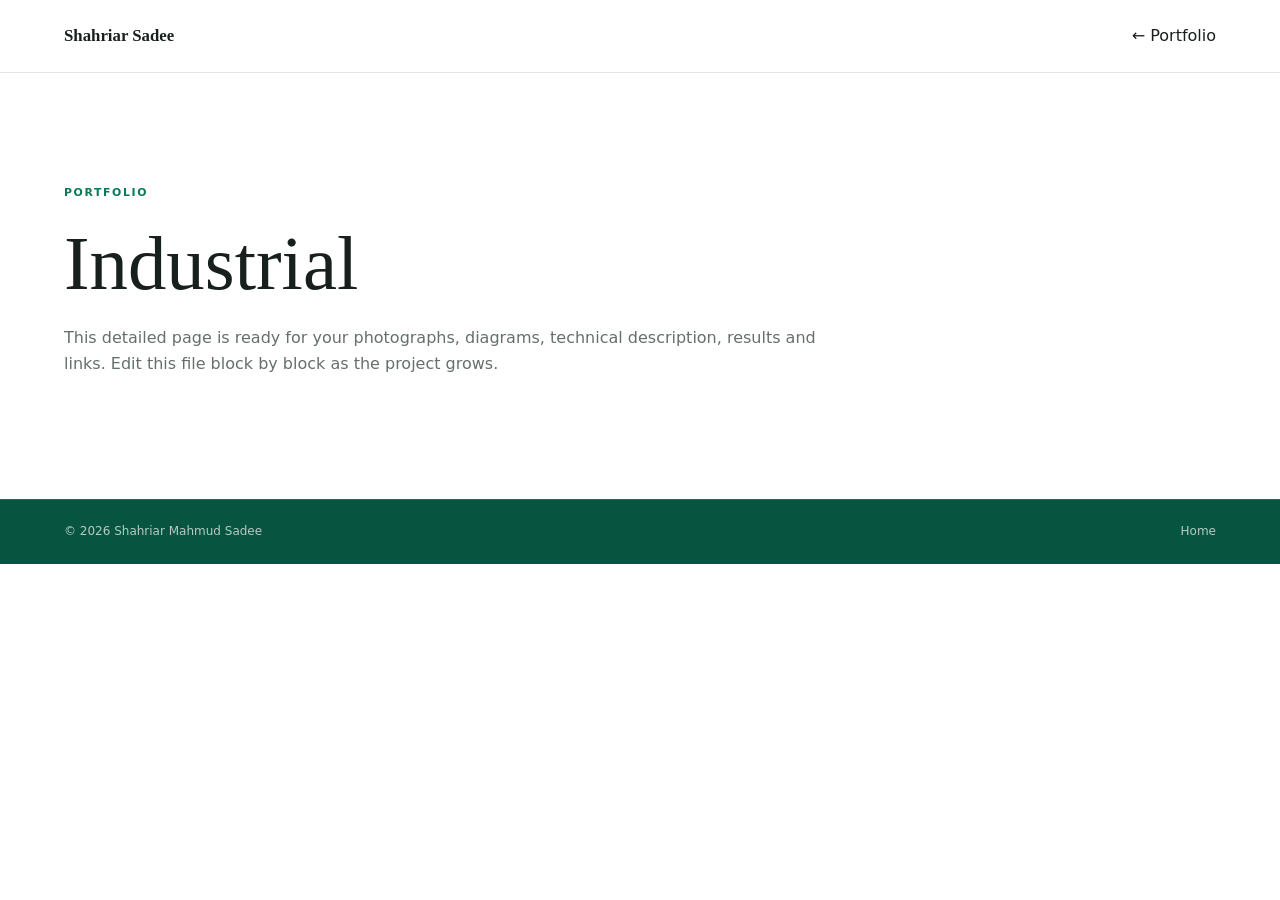
<file: portfolio/industrial.html>
<!doctype html><html><head><meta charset="UTF-8"><meta name="viewport" content="width=device-width,initial-scale=1"><title>industrial | Shahriar Sadee</title><link rel="stylesheet" href="../style.css"></head><body><header class="topbar"><div class="container navwrap"><a class="brand" href="../index.html">Shahriar Sadee</a><a href="../index.html#portfolio">← Portfolio</a></div></header><main><section class="section container"><label>PORTFOLIO</label><h2 style="font-size:clamp(3rem,6vw,5.5rem);margin:20px 0">Industrial</h2><p class="muted" style="max-width:760px">This detailed page is ready for your photographs, diagrams, technical description, results and links. Edit this file block by block as the project grows.</p></section></main><footer><div class="container"><span>© 2026 Shahriar Mahmud Sadee</span><a href="../index.html">Home</a></div></footer></body></html>
</file>
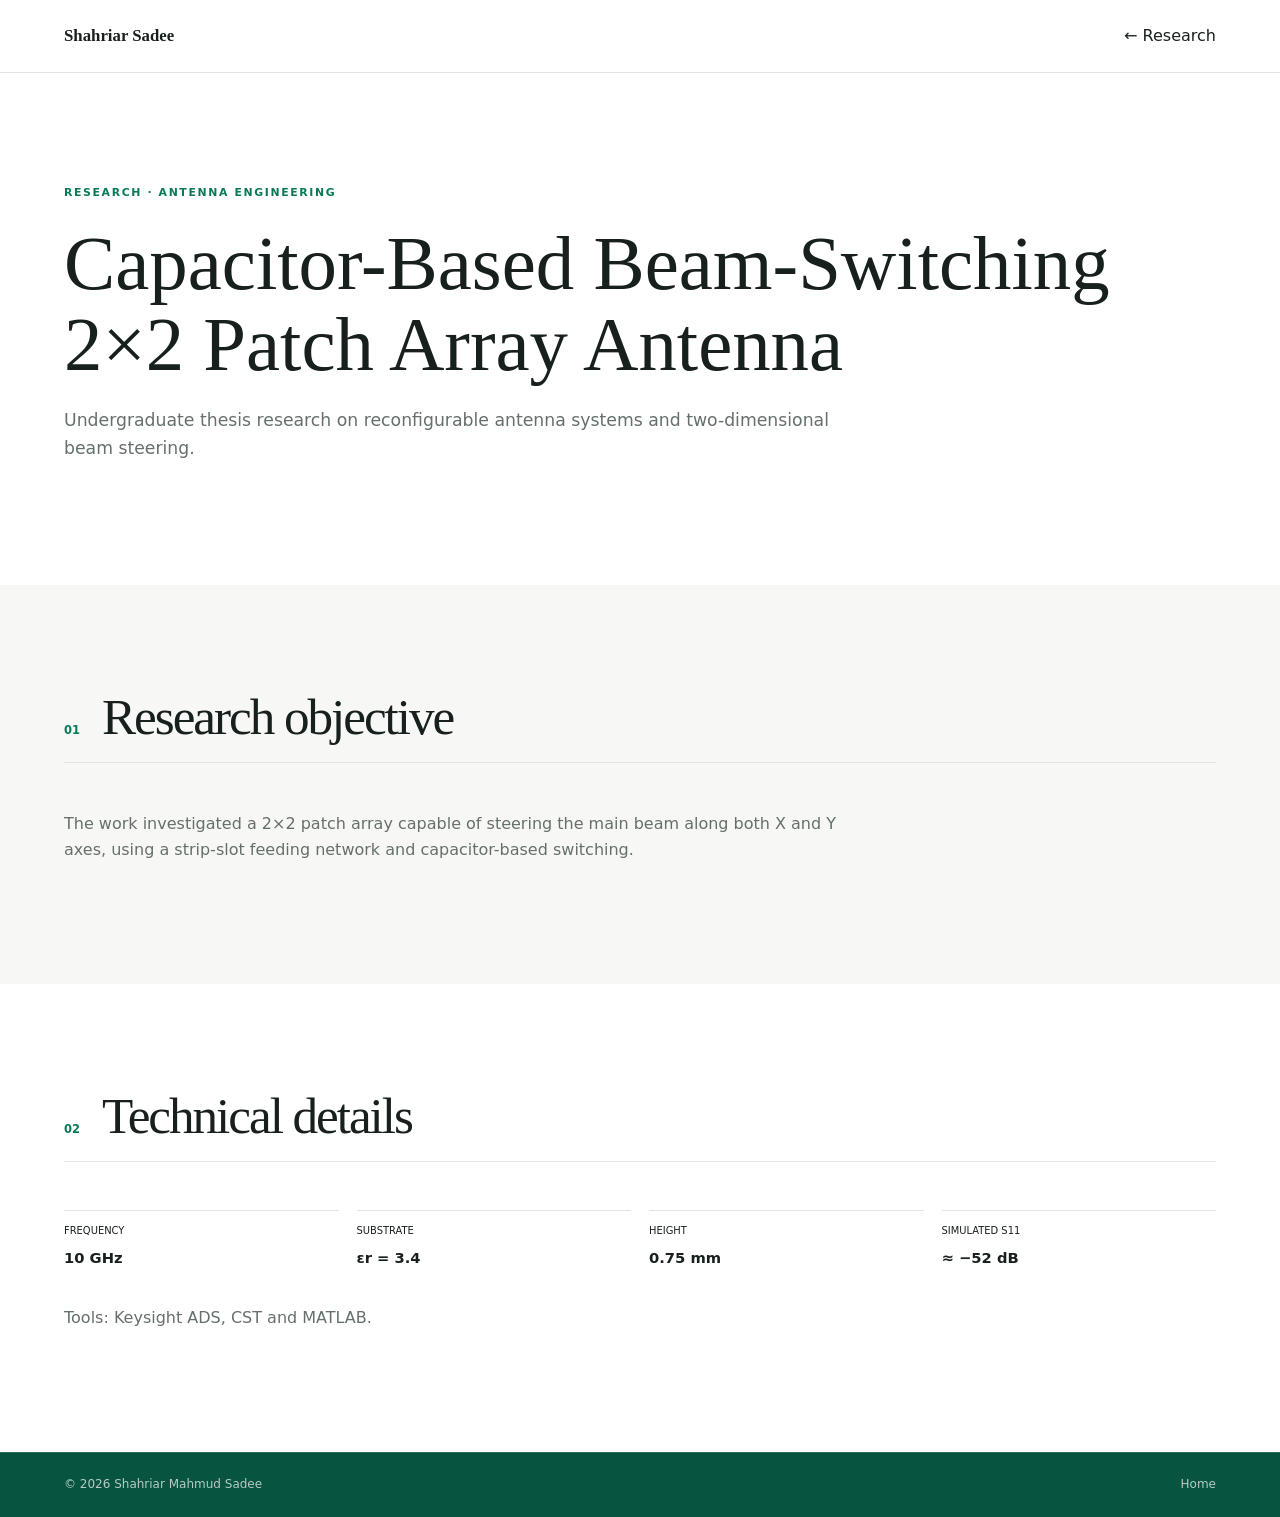
<file: research/thesis.html>
<!doctype html><html><head><meta charset="UTF-8"><meta name="viewport" content="width=device-width,initial-scale=1"><title>Research Thesis | Shahriar Sadee</title><link rel="stylesheet" href="../style.css"></head><body><header class="topbar"><div class="container navwrap"><a class="brand" href="../index.html">Shahriar Sadee</a><a href="../index.html#research">← Research</a></div></header><main><section class="section container"><label>RESEARCH · ANTENNA ENGINEERING</label><h2 style="font-size:clamp(3rem,6vw,5.5rem);margin:20px 0">Capacitor-Based Beam-Switching 2×2 Patch Array Antenna</h2><p class="muted" style="max-width:800px;font-size:1.08rem">Undergraduate thesis research on reconfigurable antenna systems and two-dimensional beam steering.</p></section><section class="section alt"><div class="container"><header class="sectionhead"><span>01</span><h2>Research objective</h2></header><p class="muted" style="max-width:800px">The work investigated a 2×2 patch array capable of steering the main beam along both X and Y axes, using a strip-slot feeding network and capacitor-based switching.</p></div></section><section class="section container"><header class="sectionhead"><span>02</span><h2>Technical details</h2></header><div class="stats"><div><small>FREQUENCY</small><b>10 GHz</b></div><div><small>SUBSTRATE</small><b>εr = 3.4</b></div><div><small>HEIGHT</small><b>0.75 mm</b></div><div><small>SIMULATED S11</small><b>≈ −52 dB</b></div></div><p class="muted">Tools: Keysight ADS, CST and MATLAB.</p></section></main><footer><div class="container"><span>© 2026 Shahriar Mahmud Sadee</span><a href="../index.html">Home</a></div></footer></body></html>
</file>
<file: style.css>
:root {
  --ink: #18201e;
  --muted: #65706b;
  --green: #087a58;
  --dark: #075440;
  --light: #e7f2ed;
  --cream: #f7f8f5;
  --white: #fff;
  --line: #dfe5e1;
  --max: 1160px;
}

* {
  box-sizing: border-box;
}

html {
  scroll-behavior: smooth;
}

body {
  margin: 0;
  color: var(--ink);
  font-family: Inter, system-ui, -apple-system, "Segoe UI", sans-serif;
  line-height: 1.65;
}

a {
  color: inherit;
  text-decoration: none;
}

.container {
  width: min(var(--max), 90%);
  margin: auto;
}

h1,
h2,
h3 {
  font-family: Georgia, "Times New Roman", serif;
  font-weight: 500;
  line-height: 1.05;
}

/* =========================
   Navigation
========================= */

.topbar {
  position: sticky;
  top: 0;
  z-index: 20;
  background: #ffffffeb;
  backdrop-filter: blur(12px);
  border-bottom: 1px solid var(--line);
}

.navwrap {
  height: 72px;
  display: flex;
  align-items: center;
  justify-content: space-between;
}

.brand {
  font: 600 1.05rem Georgia, serif;
}

.navwrap nav {
  display: flex;
  gap: 24px;
  font-size: 0.83rem;
  color: #45514d;
}

.navwrap nav a:hover {
  color: var(--green);
}

.menu {
  display: none;
  border: 0;
  background: none;
  font-size: 1.4rem;
}

/* =========================
   Home Section
========================= */

.home {
  display: grid;
  grid-template-columns: 285px 1fr;
  gap: 95px;
  padding: 90px 0 110px;
}

.profile {
  border-right: 1px solid var(--line);
  padding-right: 40px;
}

.photo {
  width: 205px;
  height: 245px;
  border-radius: 8px;
  overflow: hidden;
  background: var(--light);
  margin-bottom: 25px;
}

.photo img {
  width: 100%;
  height: 100%;
  object-fit: cover;
}

.photo span {
  height: 100%;
  display: grid;
  place-items: center;
  color: var(--dark);
  font: 600 4rem Georgia, serif;
}

.profile h1 {
  font-size: 2rem;
  margin: 0 0 7px;
}

.profile > b {
  color: var(--green);
}

.profile p {
  color: var(--muted);
  font-size: 0.88rem;
}

/* Profile Links */

.links {
  display: flex;
  flex-wrap: wrap;
  gap: 8px;
  margin-top: 22px;
}

.links a {
  font-size: 0.76rem;
  border: 1px solid var(--line);
  padding: 7px 10px;
  border-radius: 4px;
}

.links a:hover {
  border-color: var(--green);
  color: var(--green);
}

/* =========================
   Typography & Labels
========================= */

label,
.kicker,
.research > small,
.future small,
.empty small,
.contact label {
  font-size: 0.68rem;
  letter-spacing: 0.15em;
  font-weight: 700;
  color: var(--green);
}

/* =========================
   Introduction
========================= */

.intro h2 {
  font-size: clamp(3rem, 6vw, 5.7rem);
  letter-spacing: -0.055em;
  max-width: 900px;
  margin: 18px 0 28px;
}

.intro h2 em {
  color: var(--green);
  font-style: normal;
}

.intro p {
  max-width: 760px;
  color: #53605b;
}

.intro .lead {
  font-size: 1.18rem;
  color: var(--ink);
}

/* Research Interest */

.interest {
  margin-top: 42px;
  border-top: 1px solid var(--line);
  padding-top: 18px;
}

.interest small {
  color: var(--muted);
  letter-spacing: 0.12em;
}

.interest div {
  display: flex;
  flex-wrap: wrap;
  gap: 8px;
  margin-top: 12px;
}

.interest b {
  background: var(--light);
  color: var(--dark);
  font-size: 0.78rem;
  padding: 8px 11px;
  border-radius: 4px;
}

/* =========================
   General Sections
========================= */

.section {
  padding: 105px 0;
}

.alt {
  background: var(--cream);
}

.sectionhead {
  display: flex;
  align-items: baseline;
  gap: 22px;
  border-bottom: 1px solid var(--line);
  padding-bottom: 18px;
  margin-bottom: 48px;
}

.sectionhead span {
  font-size: 0.72rem;
  color: var(--green);
  font-weight: 700;
}

.sectionhead h2 {
  font-size: clamp(2.3rem, 4vw, 4rem);
  margin: 0;
  letter-spacing: -0.04em;
}

.muted,
.timeline p,
.research > p,
.empty p {
  color: var(--muted);
}

/* =========================
   Timeline
========================= */

.timeline {
  max-width: 930px;
}

.timeline article {
  display: grid;
  grid-template-columns: 155px 1fr;
  gap: 45px;
  padding: 0 0 38px;
  margin-bottom: 38px;
  border-bottom: 1px solid var(--line);
}

.timeline time {
  font-size: 0.76rem;
  color: var(--green);
  font-weight: 700;
}

.timeline h3 {
  font-size: 1.65rem;
  margin: 0 0 5px;
}

.timeline b {
  color: var(--dark);
}

/* =========================
   Cards / Grid
========================= */

.grid {
  display: grid;
  grid-template-columns: repeat(3, 1fr);
  gap: 18px;
  margin-top: 38px;
}

.card {
  background: white;
  border: 1px solid var(--line);
  border-radius: 8px;
  padding: 28px;
  min-height: 285px;
  display: flex;
  flex-direction: column;
  transition: 0.2s;
}

.card:hover {
  transform: translateY(-4px);
  border-color: #a7cbbd;
  box-shadow: 0 18px 45px #174c3b12;
}

.card small,
.research small {
  color: var(--green);
  font-weight: 700;
  letter-spacing: 0.13em;
  font-size: 0.65rem;
}

.card h3 {
  font-size: 1.65rem;
  margin: 45px 0 12px;
}

.card p {
  color: var(--muted);
  font-size: 0.92rem;
}

.card strong {
  margin-top: auto;
  color: var(--green);
  font-size: 0.84rem;
}

/* =========================
   Research Section
========================= */

.research {
  border-left: 4px solid var(--green);
  padding: 5px 0 5px 35px;
  max-width: 980px;
}

.research h3 {
  font-size: clamp(2rem, 4vw, 3.4rem);
  margin: 14px 0 18px;
  letter-spacing: -0.04em;
}

.stats {
  display: grid;
  grid-template-columns: repeat(4, 1fr);
  gap: 18px;
  margin: 35px 0;
}

.stats div {
  border-top: 1px solid var(--line);
  padding-top: 12px;
}

.stats small {
  display: block;
  font-size: 0.62rem;
}

.stats b {
  display: block;
  margin-top: 6px;
  font-size: 0.92rem;
  color: var(--ink);
}

.chips {
  display: flex;
  flex-wrap: wrap;
  gap: 8px;
  margin-bottom: 25px;
}

.chips span {
  border: 1px solid var(--line);
  padding: 6px 9px;
  border-radius: 4px;
  font-size: 0.74rem;
  color: var(--muted);
}

.research > a {
  font-weight: 700;
  color: var(--green);
  font-size: 0.85rem;
}

/* =========================
   Future Section
========================= */

.future {
  display: grid;
  grid-template-columns: 1fr 1fr;
  gap: 60px;
  margin-top: 80px;
  padding: 38px;
  background: var(--dark);
  color: white;
  border-radius: 8px;
}

.future h3 {
  font-size: 2rem;
  margin: 13px 0 0;
}

.future p {
  color: #d0dfda;
}

/* =========================
   Empty Section
========================= */

.empty {
  max-width: 760px;
  padding: 35px;
  border: 1px solid var(--line);
  background: white;
  border-radius: 8px;
}

.empty h3 {
  font-size: 1.8rem;
  margin: 14px 0 10px;
}

/* =========================
   Contact Section
========================= */

.contact {
  background: var(--dark);
  color: white;
  padding: 100px 0;
}

.contactgrid {
  display: grid;
  grid-template-columns: 1fr 1fr;
  gap: 80px;
}

.contact label {
  color: #91c9b5;
}

.contact h2 {
  font: 500 clamp(2.7rem, 5vw, 5rem) / 1.02 Georgia, serif;
  letter-spacing: -0.05em;
  margin: 18px 0;
}

.contactlist {
  display: grid;
}

.contactlist a {
  padding: 18px 0;
  border-bottom: 1px solid #ffffff2b;
}

.contactlist a:hover b {
  color: #91c9b5;
}

.contactlist small {
  display: block;
  color: #91c9b5;
  letter-spacing: 0.13em;
  font-size: 0.62rem;
}

.contactlist b {
  display: block;
  margin-top: 3px;
  font-size: 0.9rem;
}

/* =========================
   Footer
========================= */

footer {
  background: var(--dark);
  border-top: 1px solid #ffffff22;
  color: #b6cbc4;
  padding: 22px 0;
  font-size: 0.75rem;
}

footer .container {
  display: flex;
  justify-content: space-between;
}

/* =========================
   Responsive: Tablet
========================= */

/* =========================================================
   MORE SECTION LINK

   PURPOSE:
   Creates the "More about my education →" link.

   This same CSS can later be used for:
   - Work Experience
   - Research Works
   - Training
   - Leadership Skills
   - Awards
   ========================================================= */

.more-section {

    margin-top: 40px;

}


.more-section a {

    display: inline-block;

    color: var(--green);

    font-size: 0.9rem;

    font-weight: 700;

    padding: 10px 0;

    border-bottom: 1px solid var(--green);

}


.more-section a:hover {

    color: var(--dark);

    border-bottom-color: var(--dark);

}

/* =========================================================
   PUBLICATION LINK

   PURPOSE:
   Shows the publication status and publication link
   for each research work.
   ========================================================= */

.publication-link{

    margin-top:30px;

    padding-top:20px;

    border-top:1px solid var(--line);

}


.publication-link small{

    display:block;

    color:var(--green);

    font-size:0.68rem;

    letter-spacing:0.13em;

    font-weight:700;

}


.publication-link p{

    margin:8px 0;

    color:var(--muted);

}


.publication-link a{

    display:inline-block;

    margin-top:5px;

    color:var(--green);

    font-weight:700;

    font-size:0.9rem;

}


.publication-link a:hover{

    color:var(--dark);

}

@media (max-width: 850px) {
  .navwrap nav {
    display: none;
    position: absolute;
    top: 72px;
    left: 0;
    right: 0;
    background: white;
    border-bottom: 1px solid var(--line);
    padding: 20px 5%;
    flex-direction: column;
  }

  .navwrap nav.open {
    display: flex;
  }

  .menu {
    display: block;
  }

  .home {
    grid-template-columns: 1fr;
    gap: 45px;
    padding-top: 60px;
  }

  .profile {
    border-right: 0;
    border-bottom: 1px solid var(--line);
    padding: 0 0 35px;
  }

  .photo {
    width: 170px;
    height: 205px;
  }

  .grid {
    grid-template-columns: 1fr;
  }

  .stats {
    grid-template-columns: 1fr 1fr;
  }

  .future,
  .contactgrid {
    grid-template-columns: 1fr;
    gap: 35px;
  }
}

/* =========================
   Responsive: Mobile
========================= */

@media (max-width: 560px) {
  .section {
    padding: 75px 0;
  }

  .intro h2 {
    font-size: 3.2rem;
  }

  .timeline article {
    grid-template-columns: 1fr;
    gap: 8px;
  }

  .stats {
    grid-template-columns: 1fr;
  }

  footer .container {
    flex-direction: column;
    gap: 6px;
  }
}
</file>
